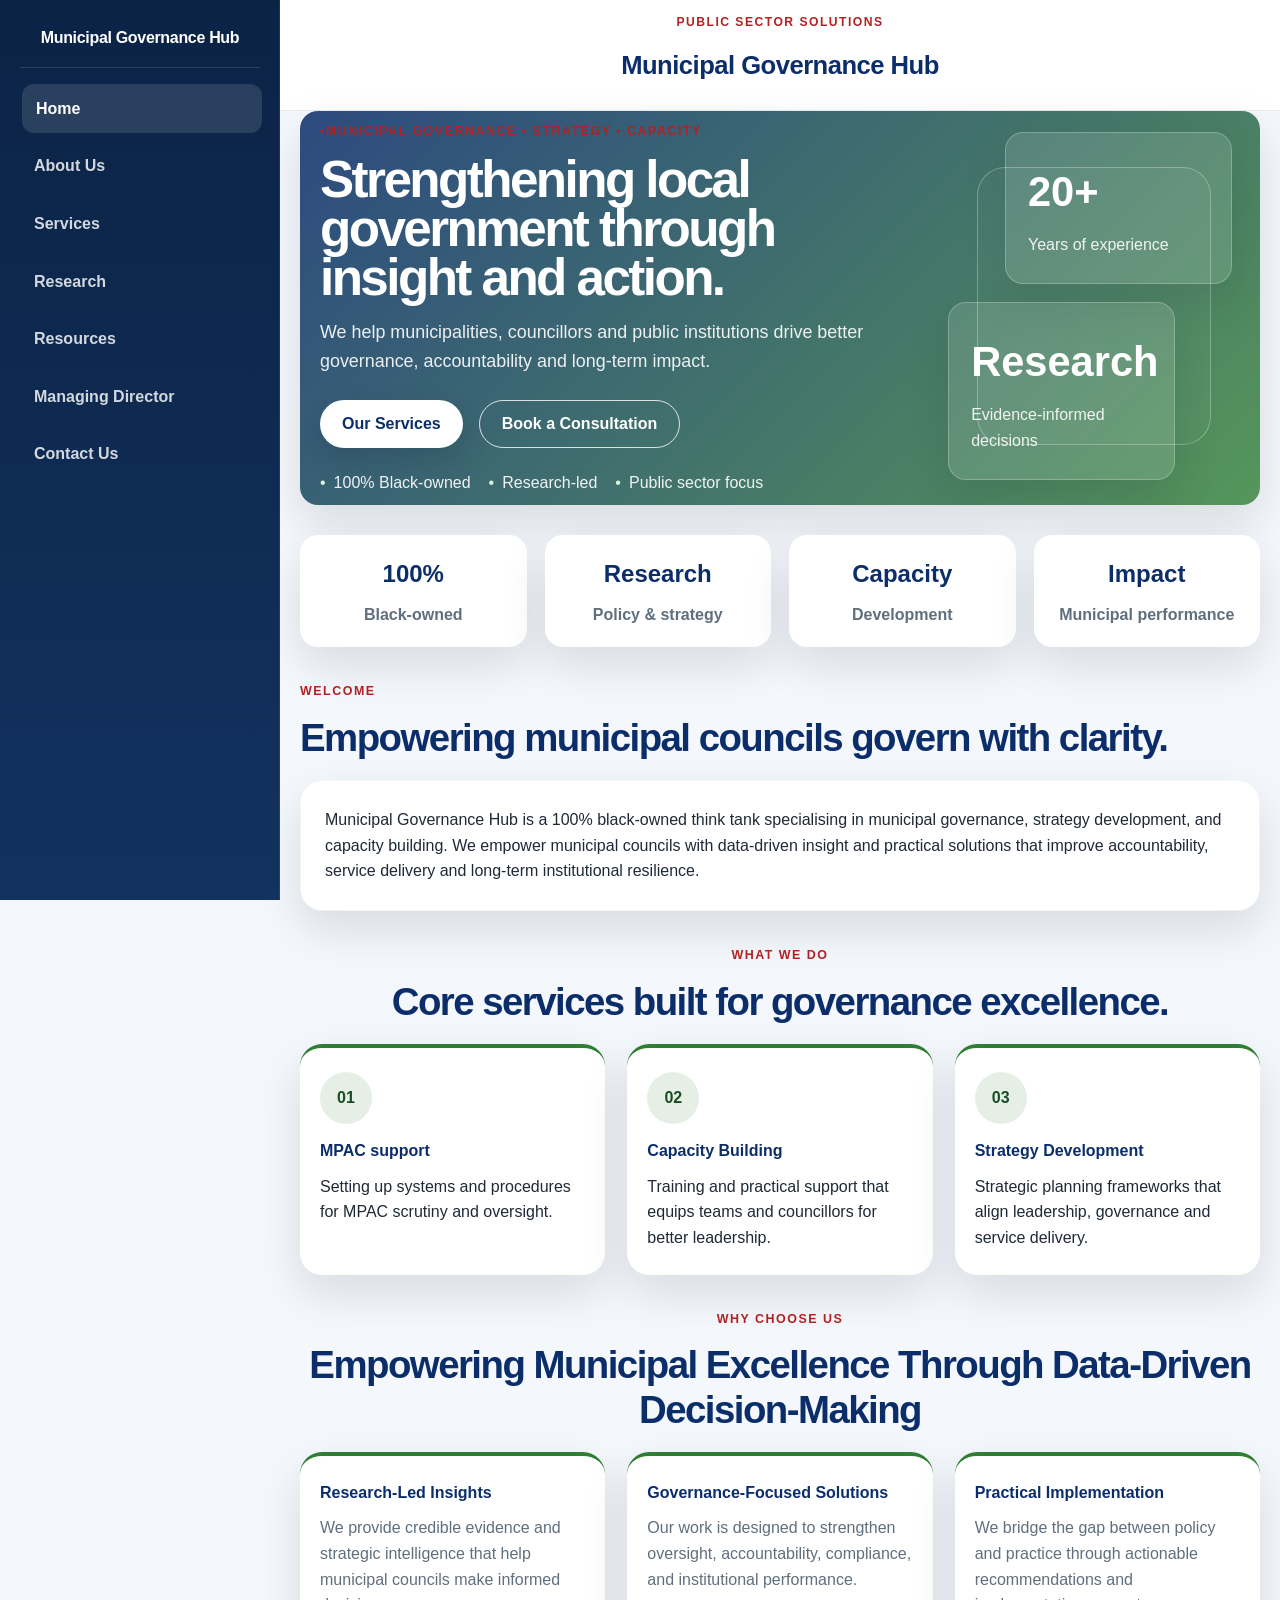
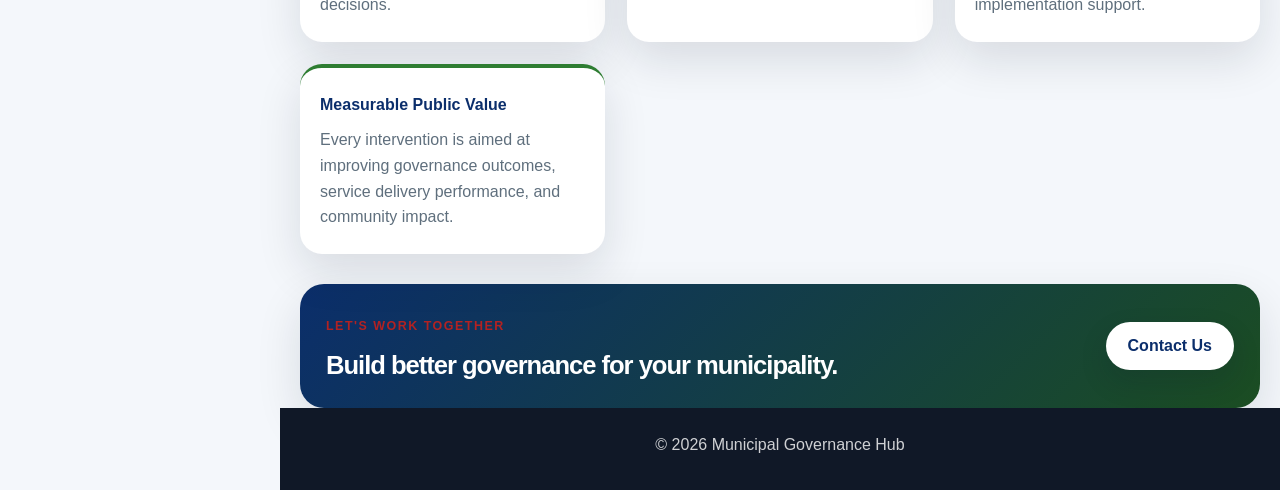
<file: index.html>
﻿<!DOCTYPE html>
<html lang="en">
<head>
  <meta charset="utf-8">
  <meta name="viewport" content="width=device-width, initial-scale=1">
  <title>Municipal Governance Hub</title>
  <meta name="description" content="Councillors Hub strengthens municipal governance through research, strategy development and capacity building.">
  <link rel="stylesheet" href="style.css">
</head>
<body class="page-home">
  <div class="layout-shell">
    <aside class="sidebar" aria-label="Sidebar navigation">
      <div class="sidebar-brand">
        <div class="sidebar-text-logo">Municipal Governance Hub</div>
      </div>

      <nav class="side-nav" aria-label="Main navigation">
        <a class="nav-item is-active" href="index.html">Home</a>
        <a class="nav-item" href="about.html">About Us</a>
        <a class="nav-item" href="services.html">Services</a>
        <a class="nav-item" href="research.html">Research</a>
        <a class="nav-item" href="documents/mgm-jipp-council-missing-publication.pdf" target="_blank" rel="noopener noreferrer">Resources</a>
        <a class="nav-item" href="ceo.html">Managing Director</a>
        <a class="nav-item" href="contact.html">Contact Us</a>
      </nav>
    </aside>

    <div class="main-panel">
      <header class="page-header">
        <div>
          <p class="page-kicker" style="color: #b22222;">Public sector solutions</p>
          <div class="page-header-logo" aria-label="Municipal Governance Hub">Municipal Governance Hub</div>
        </div>
      </header>

      <main class="content">
        <section class="hero">
          <div class="hero-content">
            <span class="eyebrow" style="color: #b22222;">•Municipal Governance • Strategy • Capacity</span>
            <h2>Strengthening local government through insight and action.</h2>
            <p>We help municipalities, councillors and public institutions drive better governance, accountability and long-term impact.</p>
            <div class="hero-actions">
              <a href="services.html" class="btn btn-primary">Our Services</a>
              <a href="contact.html" class="btn btn-secondary">Book a Consultation</a>
            </div>
            <ul class="trust-points">
              <li>100% Black-owned</li>
              <li>Research-led</li>
              <li>Public sector focus</li>
            </ul>
          </div>

          <div class="hero-visual" aria-label="Municipal governance illustration">
            <div class="info-card card-primary">
              <strong>20+</strong>
              <span>Years of experience</span>
            </div>
            <div class="info-card card-secondary">
              <strong>Research</strong>
              <span>Evidence-informed decisions</span>
            </div>
          </div>
        </section>

        <section class="stats-bar">
          <div class="stat-item">
            <strong>100%</strong>
            <span>Black-owned</span>
          </div>
          <div class="stat-item">
            <strong>Research</strong>
            <span>Policy &amp; strategy</span>
          </div>
          <div class="stat-item">
            <strong>Capacity</strong>
            <span>Development</span>
          </div>
          <div class="stat-item">
            <strong>Impact</strong>
            <span>Municipal performance</span>
          </div>
        </section>

        <section class="section-block intro-block">
          <div class="section-heading">
            <span class="eyebrow eyebrow-green">Welcome</span>
            <h3>Empowering  municipal councils govern with clarity.</h3>
          </div>
          <div class="card card-feature">
            <p>
              Municipal Governance Hub is a 100% black-owned think tank specialising in municipal governance, strategy development, and capacity building. We empower municipal councils with data-driven insight and practical solutions that improve accountability, service delivery and long-term institutional resilience.
            </p>
          </div>
        </section>

        <section id="services" class="section-block services-section">
          <div class="section-heading center">
            <span class="eyebrow eyebrow-green">What We Do</span>
            <h3>Core services built for governance excellence.</h3>
          </div>

          <div class="services-grid">
            <article class="service-card">
              <div class="icon">01</div>
              <h4>MPAC support</h4>
              <p>Setting up systems and procedures for MPAC scrutiny and oversight.</p>
            </article>
            <article class="service-card">
              <div class="icon">02</div>
              <h4>Capacity Building</h4>
              <p>Training and practical support that equips teams and councillors for better leadership.</p>
            </article>
            <article class="service-card">
              <div class="icon">03</div>
              <h4>Strategy Development</h4>
              <p>Strategic planning frameworks that align leadership, governance and service delivery.</p>
            </article>
          </div>
        </section>

        <section class="section-block process-block">
          <div class="section-heading center">
            <span class="eyebrow eyebrow-green">Why Choose Us</span>
            <h3>Empowering Municipal Excellence Through Data-Driven Decision-Making</h3>
          </div>

          <div class="feature-grid">
            <div class="feature-item">
              <h4>Research-Led Insights</h4>
              <p>We provide credible evidence and strategic intelligence that help municipal councils make informed decisions.</p>
            </div>
            <div class="feature-item">
              <h4>Governance-Focused Solutions</h4>
              <p>Our work is designed to strengthen oversight, accountability, compliance, and institutional performance.</p>
            </div>
            <div class="feature-item">
              <h4>Practical Implementation</h4>
              <p>We bridge the gap between policy and practice through actionable recommendations and implementation support.</p>
            </div>
            <div class="feature-item">
              <h4>Measurable Public Value</h4>
              <p>Every intervention is aimed at improving governance outcomes, service delivery performance, and community impact.</p>
            </div>
          </div>
        </section>

        <section class="cta-section">
          <div class="cta-box">
            <div>
              <span class="eyebrow eyebrow-green">Let's work together</span>
              <h3>Build better governance for your municipality.</h3>
            </div>
            <a href="contact.html" class="btn btn-primary">Contact Us</a>
          </div>
        </section>

      </main>

      <footer class="site-footer">
        © 2026 Municipal Governance Hub
      </footer>
    </div>
  </div>

  <button class="menu-toggle" type="button" aria-label="Open menu" aria-expanded="false">
    <span>☰</span>
  </button>

  <div class="mobile-nav-wrap" aria-label="Mobile navigation panel">
    <nav class="mobile-nav" aria-label="Mobile navigation">
      <a class="nav-item is-active" href="index.html">Home</a>
      <a class="nav-item" href="about.html">About Us</a>
      <a class="nav-item" href="services.html">Services</a>
      <a class="nav-item" href="research.html">Research</a>
      <a class="nav-item" href="documents/mgm-jipp-council-missing-publication.pdf" target="_blank" rel="noopener noreferrer">Resources</a>
      <a class="nav-item" href="ceo.html">Managing Director</a>
      <a class="nav-item" href="contact.html">Contact Us</a>
    </nav>
  </div>

  <script src="script.js"></script>
</body>
</html>
</file>
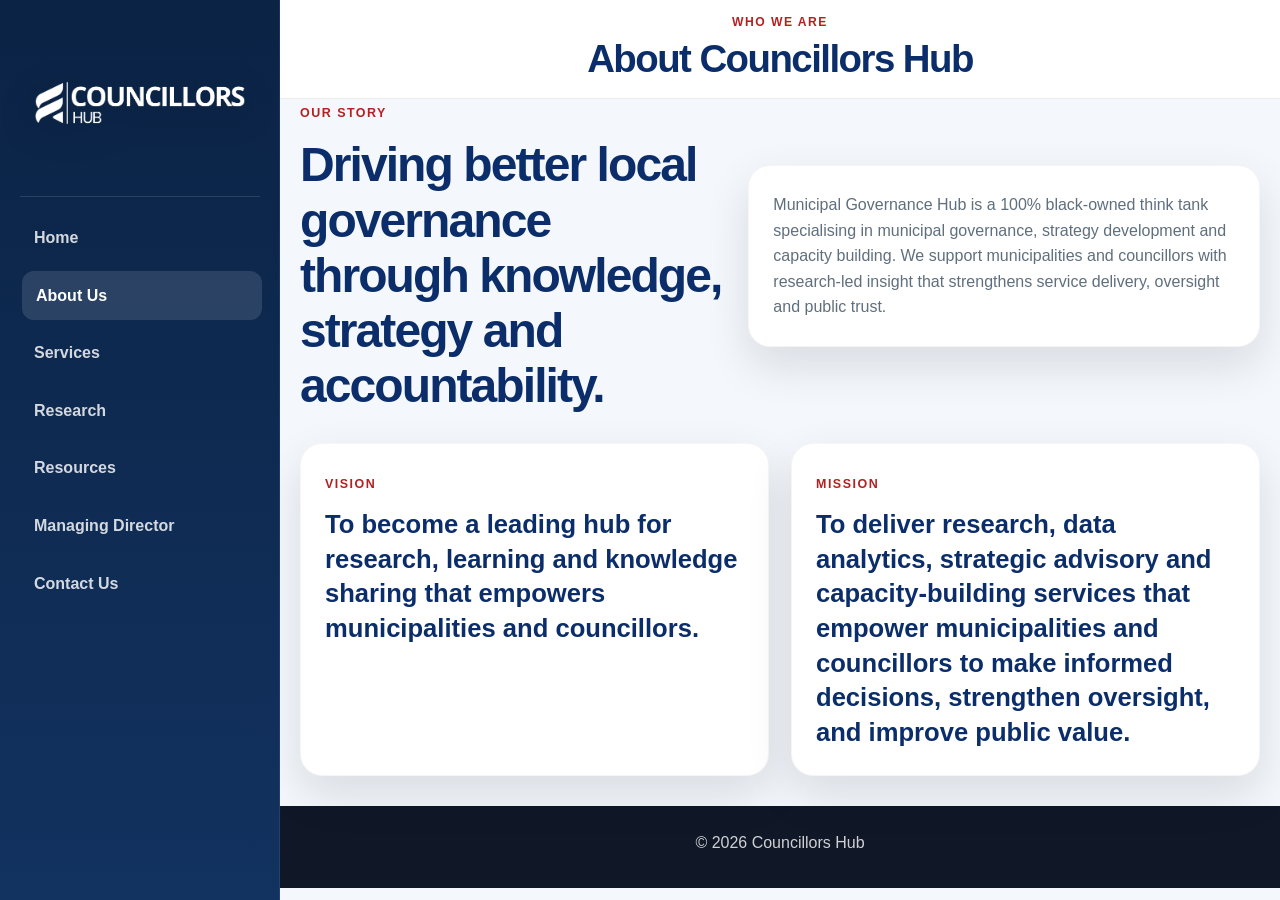
<file: about.html>
﻿
<!DOCTYPE html>
<html lang="en">
<head>
  <meta charset="utf-8">
  <meta name="viewport" content="width=device-width, initial-scale=1">
  <title>About Us | Municipal Governance Hub</title>
  <link rel="stylesheet" href="style.css">
</head>
<body class="page-about">
  <div class="layout-shell">
    <aside class="sidebar" aria-label="Sidebar navigation">
      <div class="sidebar-brand">
        <img src="image/hub navigation logo.png" alt="Councillors Hub logo" class="sidebar-logo">
      </div>

      <nav class="side-nav" aria-label="Main navigation">
        <a class="nav-item" href="index.html">Home</a>
        <a class="nav-item is-active" href="about.html">About Us</a>
        <a class="nav-item" href="services.html">Services</a>
        <a class="nav-item" href="research.html">Research</a>
        <a class="nav-item" href="documents/mgm-jipp-council-missing-publication.pdf" target="_blank" rel="noopener noreferrer">Resources</a>
        <a class="nav-item" href="ceo.html">Managing Director</a>
        <a class="nav-item" href="contact.html">Contact Us</a>
      </nav>
    </aside>

    <div class="main-panel">
      <header class="page-header">
        <div>
          <p class="page-kicker">Who we are</p>
          <h1>About Councillors Hub</h1>
        </div>
      </header>

      <main class="content">
        <section class="about-hero section-block">
          <div class="about-hero-copy">
            <span class="eyebrow eyebrow-green">Our Story</span>
            <h2>Driving better local governance through knowledge, strategy and accountability.</h2>
          </div>
          <div class="card intro-card">
            <p>
              Municipal Governance Hub is a 100% black-owned think tank specialising in municipal governance,
              strategy development and capacity building. We support municipalities and councillors with
              research-led insight that strengthens service delivery, oversight and public trust.
            </p>
          </div>
        </section>

        <section class="card-grid section-block">
          <article class="card info-card-panel">
            <span class="panel-label">Vision</span>
            <h3>To become a leading hub for research, learning and knowledge sharing that empowers municipalities and councillors.</h3>
          </article>
          <article class="card info-card-panel">
            <span class="panel-label">Mission</span>
            <h3>To deliver research, data analytics, strategic advisory and capacity-building services that empower municipalities and councillors to make informed decisions, strengthen oversight, and improve public value.</h3>
          </article>
        </section>
      </main>

      <footer class="site-footer">
        © 2026 Councillors Hub
      </footer>
    </div>
  </div>

  <button class="menu-toggle" type="button" aria-label="Open menu" aria-expanded="false">
    <span>☰</span>
  </button>

  <div class="mobile-nav-wrap" aria-label="Mobile navigation panel">
    <nav class="mobile-nav" aria-label="Mobile navigation">
      <a class="nav-item" href="index.html">Home</a>
      <a class="nav-item is-active" href="about.html">About Us</a>
      <a class="nav-item" href="services.html">Services</a>
      <a class="nav-item" href="research.html">Research</a>
      <a class="nav-item" href="documents/mgm-jipp-council-missing-publication.pdf" target="_blank" rel="noopener noreferrer">Resources</a>
      <a class="nav-item" href="ceo.html">Managing Director</a>
      <a class="nav-item" href="contact.html">Contact Us</a>
    </nav>
  </div>

  <script src="script.js"></script>
</body>
</html>
</file>
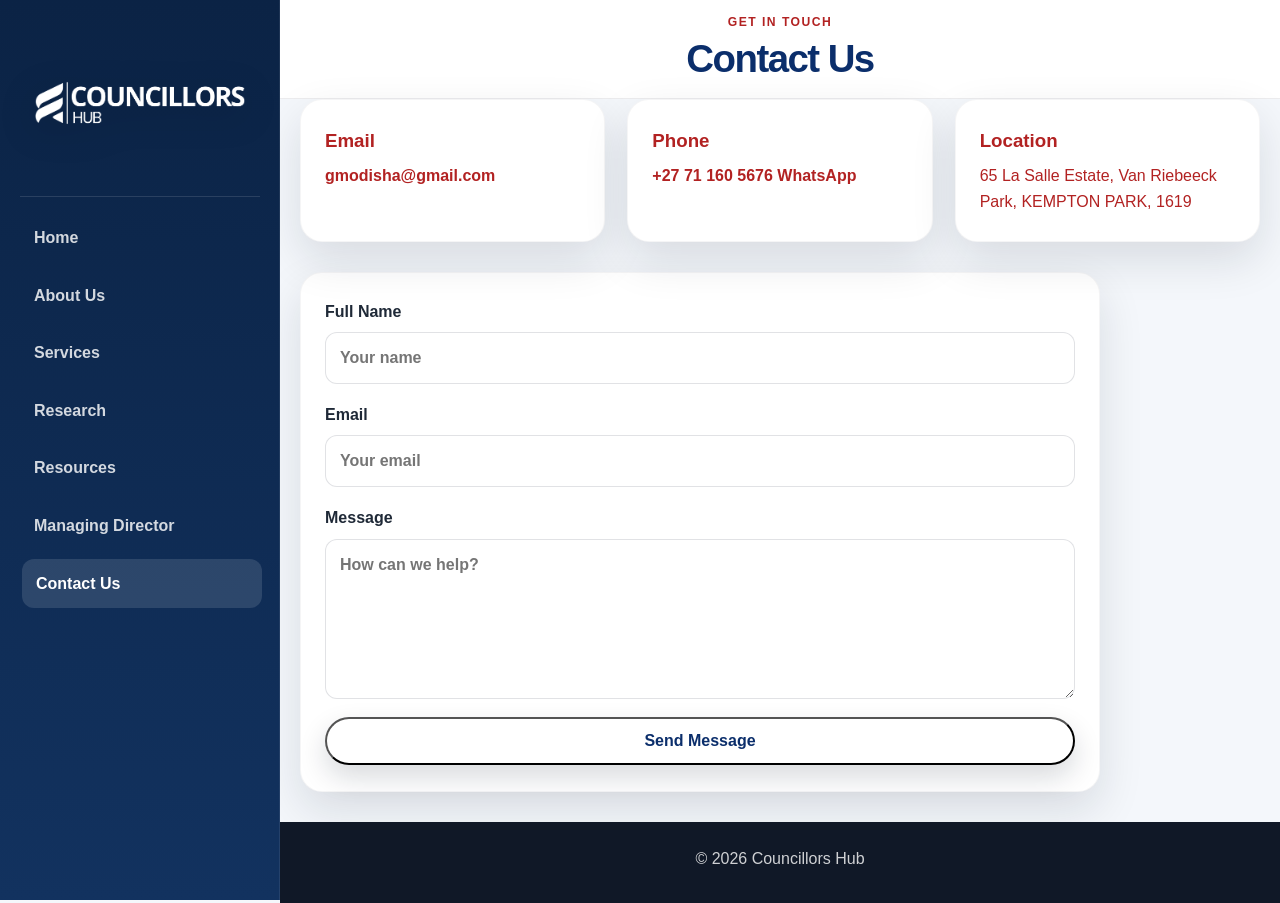
<file: contact.html>
﻿<!DOCTYPE html>
<html lang="en">
<head>
  <meta charset="utf-8">
  <meta name="viewport" content="width=device-width, initial-scale=1">
  <title>Contact | Councillors Hub</title>
  <link rel="stylesheet" href="style.css">
</head>
<body class="page-contact">
  <div class="layout-shell">
    <aside class="sidebar" aria-label="Sidebar navigation">
      <div class="sidebar-brand">
        <img src="image/hub navigation logo.png" alt="Councillors Hub logo" class="sidebar-logo">
      </div>

      <nav class="side-nav" aria-label="Main navigation">
        <a class="nav-item" href="index.html">Home</a>
        <a class="nav-item" href="about.html">About Us</a>
        <a class="nav-item" href="services.html">Services</a>
        <a class="nav-item" href="research.html">Research</a>
        <a class="nav-item" href="documents/mgm-jipp-council-missing-publication.pdf" target="_blank" rel="noopener noreferrer">Resources</a>
        <a class="nav-item" href="ceo.html">Managing Director</a>
        <a class="nav-item is-active" href="contact.html">Contact Us</a>
      </nav>
    </aside>

    <div class="main-panel">
      <header class="page-header">
        <div>
          <p class="page-kicker">Get in touch</p>
          <h1>Contact Us</h1>
        </div>
      </header>

      <main class="content">
        <section class="contact-grid section-block">
          <div class="contact-card card">
            <h3>Email</h3>
            <p><a href="mailto:gmodisha@gmail.com">gmodisha@gmail.com</a></p>
          </div>

          <div class="contact-card card">
            <h3>Phone</h3>
            <p><a href="https://wa.me/27711605676" target="_blank" rel="noopener noreferrer">+27 71 160 5676 WhatsApp</a></p>
          </div>

          <div class="contact-card card">
            <h3>Location</h3>
            <p style="color: #b22222;">65 La Salle Estate, Van Riebeeck Park, KEMPTON PARK, 1619</p>
          </div>
        </section>

        <section class="section-block">
          <form id="contactForm" class="card form-card" action="mailto:gmodisha@gmail.com" method="post" enctype="text/plain">
            <label>
              <span>Full Name</span>
              <input type="text" name="fullName" placeholder="Your name" required>
            </label>
            <label>
              <span>Email</span>
              <input type="email" name="email" placeholder="Your email" required>
            </label>
            <label>
              <span>Message</span>
              <textarea name="message" placeholder="How can we help?" required></textarea>
            </label>
            <button type="submit" class="btn btn-primary">Send Message</button>
          </form>
        </section>
      </main>

      <footer class="site-footer">
        © 2026 Councillors Hub
      </footer>
    </div>
  </div>

  <button class="menu-toggle" type="button" aria-label="Open menu" aria-expanded="false">
    <span>☰</span>
  </button>

  <div class="mobile-nav-wrap" aria-label="Mobile navigation panel">
    <nav class="mobile-nav" aria-label="Mobile navigation">
      <a class="nav-item" href="index.html">Home</a>
      <a class="nav-item" href="about.html">About Us</a>
      <a class="nav-item" href="services.html">Services</a>
      <a class="nav-item" href="research.html">Research</a>
      <a class="nav-item" href="documents/mgm-jipp-council-missing-publication.pdf" target="_blank" rel="noopener noreferrer">Resources</a>
      <a class="nav-item" href="ceo.html">Managing Director</a>
      <a class="nav-item is-active" href="contact.html">Contact Us</a>
    </nav>
  </div>

  <script src="script.js"></script>
</body>
</html>
</file>
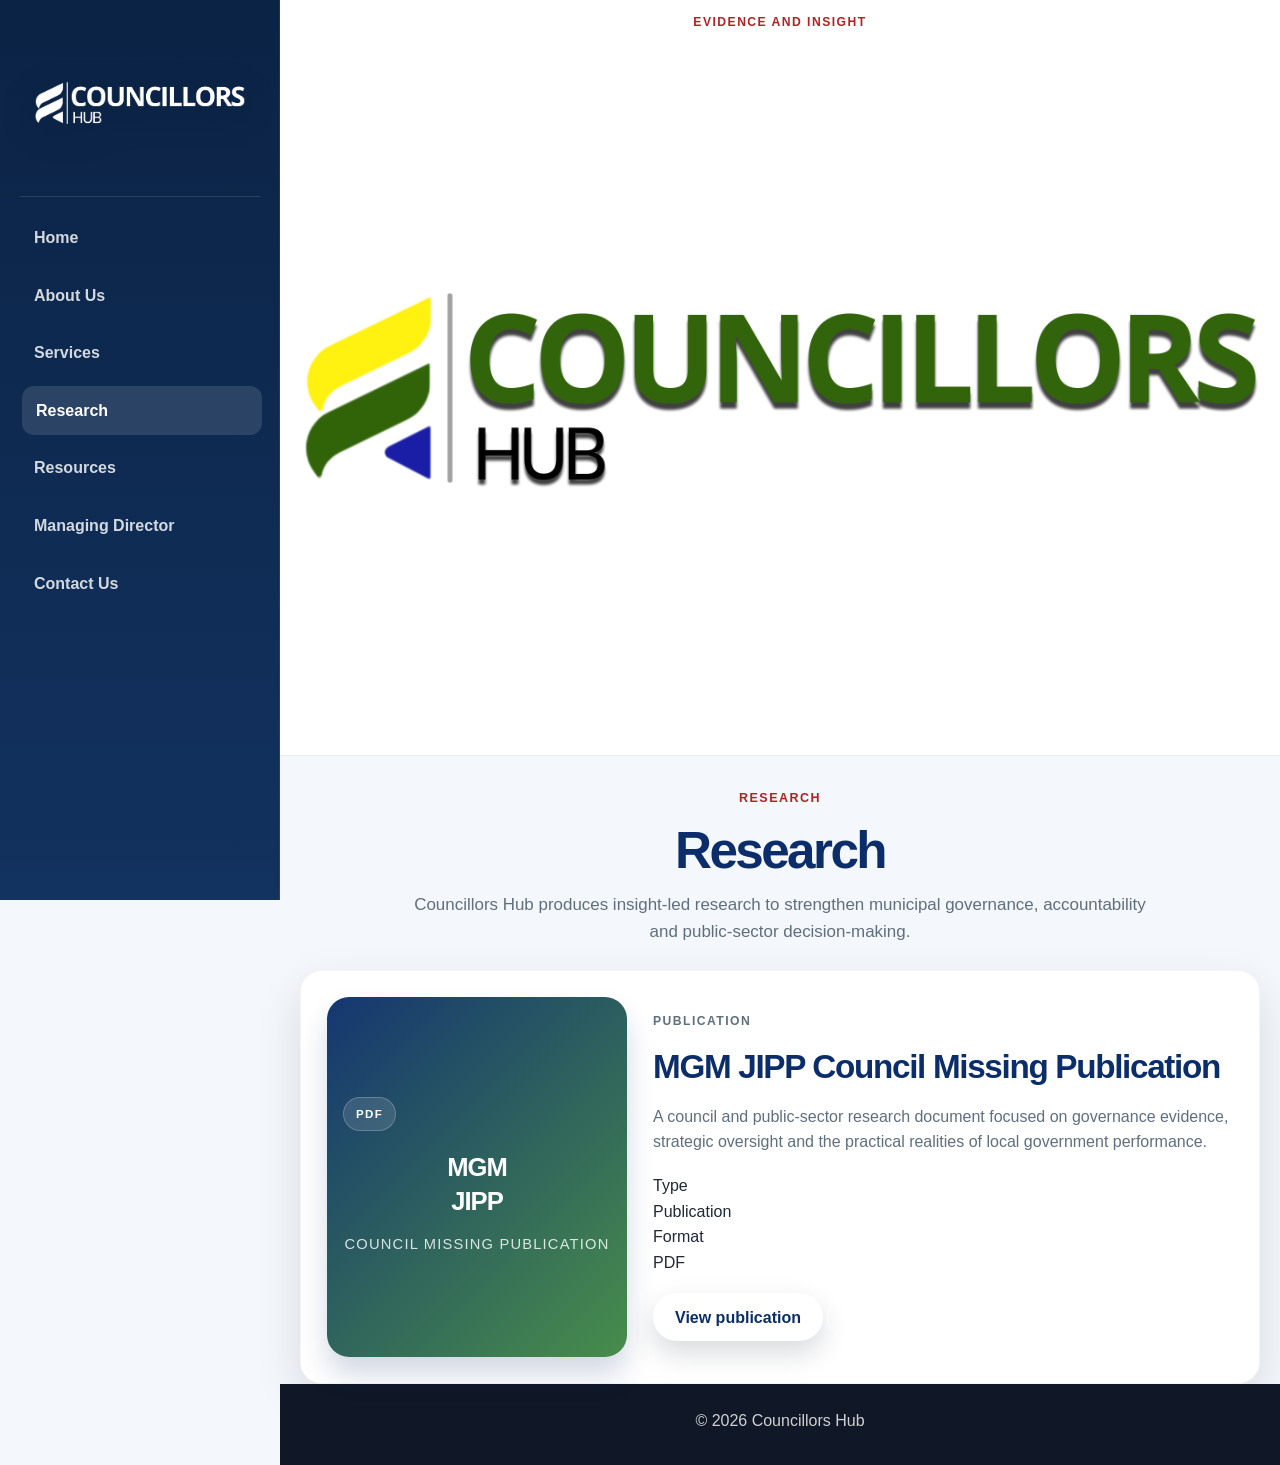
<file: research.html>
﻿<!DOCTYPE html>
<html lang="en">
<head>
  <meta charset="utf-8">
  <meta name="viewport" content="width=device-width, initial-scale=1">
  <title>Research | Councillors Hub</title>
  <meta name="description" content="Research publications, policy insight and evidence-based municipal governance resources from Councillors Hub.">
  <link rel="stylesheet" href="style.css">
</head>
<body class="page-research">
  <div class="layout-shell">
    <aside class="sidebar" aria-label="Sidebar navigation">
      <div class="sidebar-brand">
        <img src="image/hub navigation logo.png" alt="Councillors Hub logo" class="sidebar-logo">
      </div>

      <nav class="side-nav" aria-label="Main navigation">
        <a class="nav-item" href="index.html">Home</a>
        <a class="nav-item" href="about.html">About Us</a>
        <a class="nav-item" href="services.html">Services</a>
        <a class="nav-item is-active" href="research.html">Research</a>
        <a class="nav-item" href="documents/mgm-jipp-council-missing-publication.pdf" target="_blank" rel="noopener noreferrer">Resources</a>
        <a class="nav-item" href="ceo.html">Managing Director</a>
        <a class="nav-item" href="contact.html">Contact Us</a>
      </nav>
    </aside>

    <div class="main-panel">
      <header class="page-header">
        <div>
          <p class="page-kicker">Evidence and insight</p>
          <img src="image/hub2.png" alt="Councillors Hub logo" class="page-header-logo">
        </div>
      </header>

      <main class="content research-page-content">
        <section class="research-intro section-block">
          <span class="eyebrow eyebrow-green">Research</span>
          <h1>Research</h1>
          <p>
            Councillors Hub produces insight-led research to strengthen municipal governance, accountability and public-sector decision-making.
          </p>
        </section>

        <section class="card research-card" aria-labelledby="publication-title">
          <div class="publication-cover" aria-hidden="true">
            <span class="publication-type">PDF</span>
            <div class="publication-mark">
              <span class="publication-mark-top">MGM</span>
              <span class="publication-mark-bottom">JIPP</span>
            </div>
            <p>Council Missing Publication</p>
          </div>

          <div class="publication-body">
            <p class="publication-label">Publication</p>
            <h2 id="publication-title">MGM JIPP Council Missing Publication</h2>
            <p>
              A council and public-sector research document focused on governance evidence, strategic oversight and the practical realities of local government performance.
            </p>

            <dl class="publication-meta" aria-label="Publication details">
              <div>
                <dt>Type</dt>
                <dd>Publication</dd>
              </div>
              <div>
                <dt>Format</dt>
                <dd>PDF</dd>
              </div>
            </dl>

            <div class="publication-actions">
              <a class="btn btn-primary" href="documents/mgm-jipp-council-missing-publication.pdf" target="_blank" rel="noopener">View publication</a>
              <a class="btn btn-secondary" href="documents/mgm-jipp-council-missing-publication.pdf" download="mgm-jipp-council-missing-publication.pdf">Download PDF</a>
            </div>
          </div>
        </section>
      </main>

      <footer class="site-footer">
        © 2026 Councillors Hub
      </footer>
    </div>
  </div>

  <button class="menu-toggle" type="button" aria-label="Open menu" aria-expanded="false">
    <span>☰</span>
  </button>

  <div class="mobile-nav-wrap" aria-label="Mobile navigation panel">
    <nav class="mobile-nav" aria-label="Mobile navigation">
      <a class="nav-item" href="index.html">Home</a>
      <a class="nav-item" href="about.html">About Us</a>
      <a class="nav-item" href="services.html">Services</a>
      <a class="nav-item is-active" href="research.html">Research</a>
      <a class="nav-item" href="documents/mgm-jipp-council-missing-publication.pdf" target="_blank" rel="noopener noreferrer">Resources</a>
      <a class="nav-item" href="ceo.html">Managing Director</a>
      <a class="nav-item" href="contact.html">Contact Us</a>
    </nav>
  </div>

  <script src="script.js"></script>
</body>
</html>
</file>
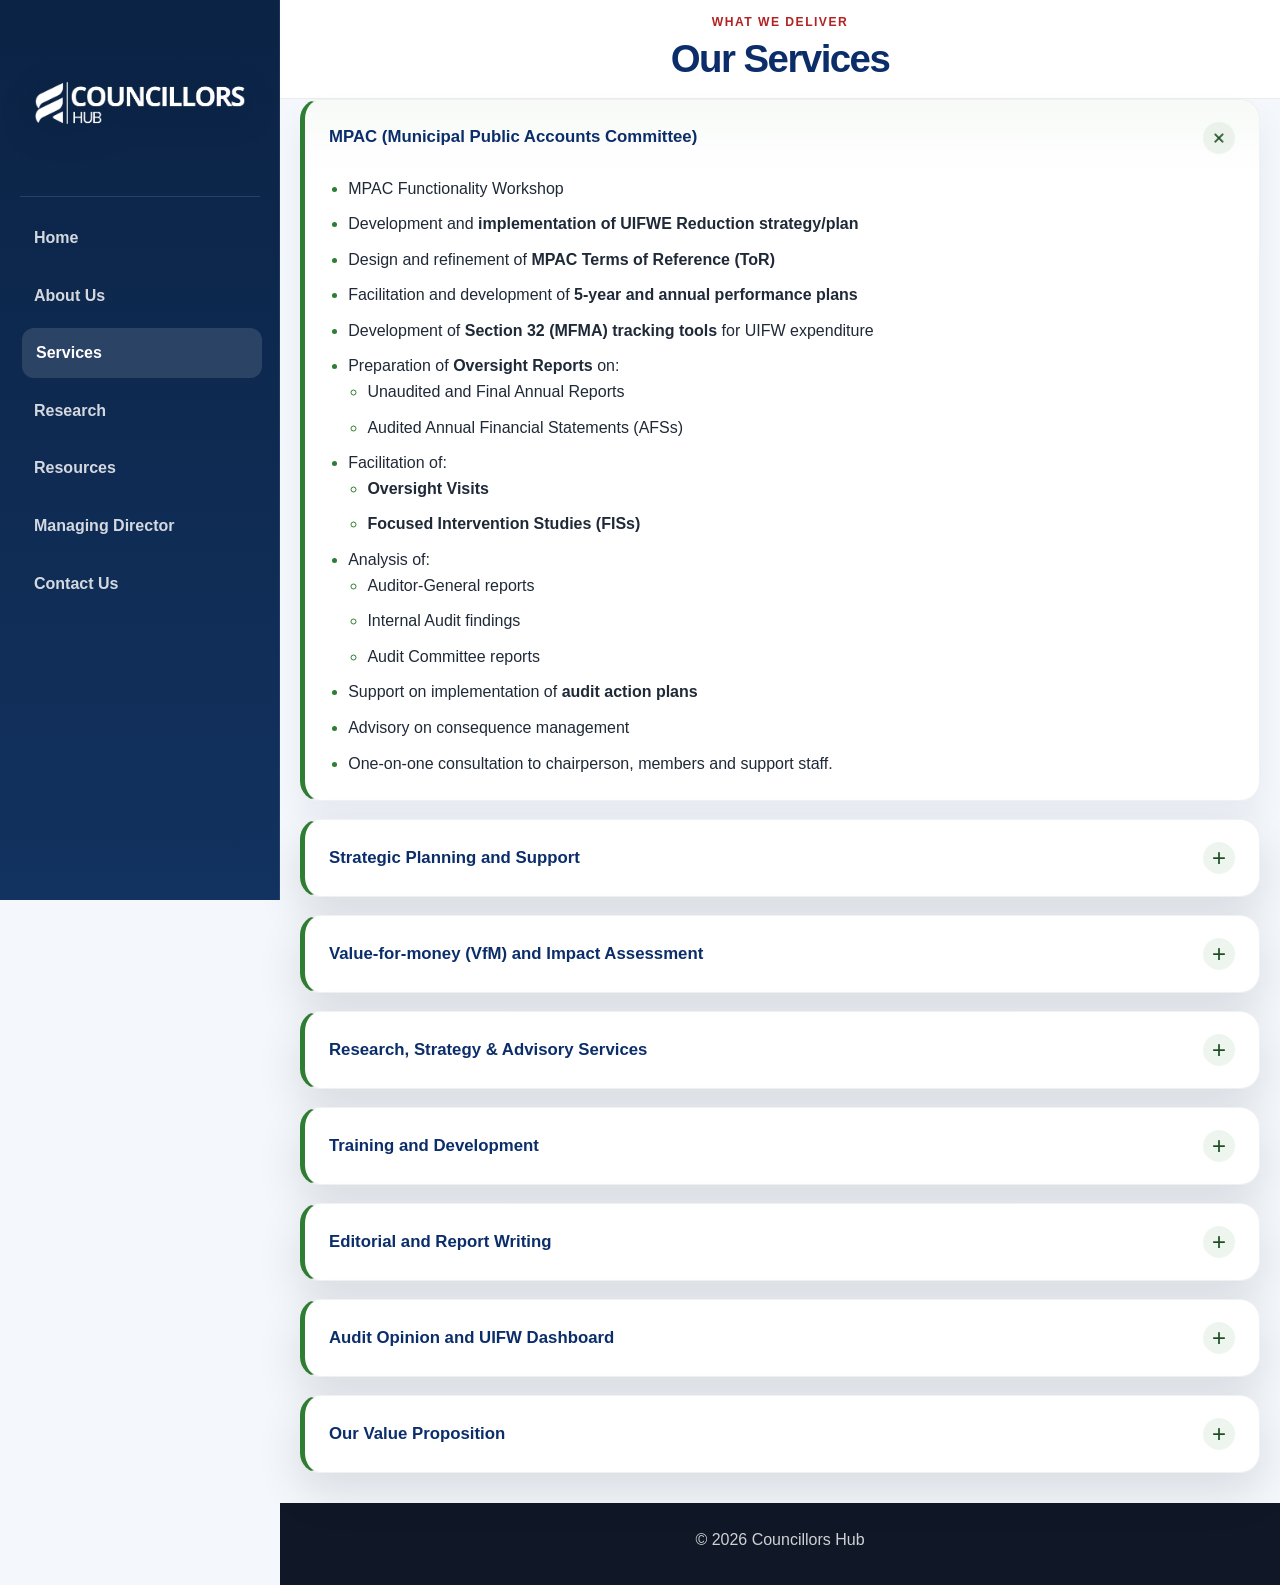
<file: services.html>
﻿<!DOCTYPE html>
<html lang="en">
<head>
  <meta charset="utf-8">
  <meta name="viewport" content="width=device-width, initial-scale=1">
  <title>Services | Councillors Hub</title>
  <link rel="stylesheet" href="style.css">
</head>
<body class="page-services">
  <div class="layout-shell">
    <aside class="sidebar" aria-label="Sidebar navigation">
      <div class="sidebar-brand">
        <img src="image/hub navigation logo.png" alt="Councillors Hub logo" class="sidebar-logo">
      </div>

      <nav class="side-nav" aria-label="Main navigation">
        <a class="nav-item" href="index.html">Home</a>
        <a class="nav-item" href="about.html">About Us</a>
        <a class="nav-item is-active" href="services.html">Services</a>
        <a class="nav-item" href="research.html">Research</a>
        <a class="nav-item" href="documents/mgm-jipp-council-missing-publication.pdf" target="_blank" rel="noopener noreferrer">Resources</a>
        <a class="nav-item" href="ceo.html">Managing Director</a>
        <a class="nav-item" href="contact.html">Contact Us</a>
      </nav>
    </aside>

    <div class="main-panel">
      <header class="page-header">
        <div>
          <p class="page-kicker">What we deliver</p>
          <h1>Our Services</h1>
        </div>
      </header>

      <main class="content">
        <section class="section-block services-accordion" aria-label="Service details">
          <article class="service-accordion is-open" data-service="mpac">
            <button class="service-trigger" type="button" aria-expanded="true">
              <span class="service-title">MPAC (Municipal Public Accounts Committee)</span>
              <span class="service-chevron" aria-hidden="true">+</span>
            </button>
            <div class="service-body">
              <ul>
                <li>MPAC Functionality Workshop</li>
                <li>Development and <strong>implementation of UIFWE Reduction strategy/plan </strong></li>
                <li>Design and refinement of <strong>MPAC Terms of Reference (ToR)</strong></li>
                <li>Facilitation and development of <strong>5-year and annual performance plans</strong></li>
                <li>Development of <strong>Section 32 (MFMA) tracking tools</strong> for UIFW expenditure</li>
                <li>Preparation of <strong>Oversight Reports</strong> on:
                  <ul>
                    <li>Unaudited and Final Annual Reports</li>
                    <li>Audited Annual Financial Statements (AFSs)</li>
                  </ul>
                </li>
                <li>Facilitation of:
                  <ul>
                    <li><strong>Oversight Visits</strong></li>
                    <li><strong>Focused Intervention Studies (FISs)</strong></li>
                  </ul>
                </li>
                <li>Analysis of:
                  <ul>
                    <li>Auditor-General reports</li>
                    <li>Internal Audit findings</li>
                    <li>Audit Committee reports</li>
                  </ul>
                </li>
                <li>Support on implementation of <strong>audit action plans</strong></li>
                <li>Advisory on consequence management</li>
                <li>One-on-one consultation to chairperson, members and support staff.</li>
              </ul>
            </div>
          </article>

          <article class="service-accordion" data-service="strategic">
            <button class="service-trigger" type="button" aria-expanded="false">
              <span class="service-title">Strategic Planning and Support</span>
              <span class="service-chevron" aria-hidden="true">+</span>
            </button>
            <div class="service-body">
              <ul>
                <li>Development of <strong>5-year strategic plans</strong> and <strong>annual performance plans</strong> for councils and Section 79 committees</li>
                <li>Support to the <strong>Speaker’s Office</strong> and <strong>Office of the Chief Whip</strong></li>
                <li>Development and refinement of <strong>council systems and Standard Operating Procedures (SOPs)</strong>
                  <ul>
                    <li>Council Standing Rules and Orders</li>
                    <li>Resolution tracking systems</li>
                    <li>Oversight cycle framework</li>
                    <li>Public participation strategies</li>
                  </ul>
                </li>
                <li>Capacity building and skills transfer on:
                  <ul>
                    <li>Analysis of <strong>IDP, SDBIP, and annual reports</strong></li>
                    <li>Development of <strong>oversight reports</strong></li>
                    <li>Monitoring and analysis of <strong>council resolutions</strong></li>
                  </ul>
                </li>
              </ul>
            </div>
          </article>

          <article class="service-accordion" data-service="value-for-money">
            <button class="service-trigger" type="button" aria-expanded="false">
              <span class="service-title">Value-for-money (VfM) and Impact Assessment</span>
              <span class="service-chevron" aria-hidden="true">+</span>
            </button>
            <div class="service-body">
              <ul>
                <li>Value-for-money (VfM) analysis of municipal programmes and projects</li>
                <li>Impact assessments linked to service delivery outcomes</li>
                <li>Support for <strong>high-impact oversight visits</strong></li>
                <li>Design and implementation of <strong>Focused Intervention Studies (FISs)</strong></li>
                <li>Identification of <strong>gaps and areas for targeted intervention</strong></li>
              </ul>
            </div>
          </article>

          <article class="service-accordion" data-service="research">
            <button class="service-trigger" type="button" aria-expanded="false">
              <span class="service-title">Research, Strategy &amp; Advisory Services</span>
              <span class="service-chevron" aria-hidden="true">+</span>
            </button>
            <div class="service-body">
              <ul>
                <li>Policy research and analysis</li>
                <li>Development of <strong>evidence-based policy recommendations</strong></li>
                <li>Research support for:
                  <ul>
                    <li>Government departments</li>
                    <li>Public representatives</li>
                    <li>Agencies and institutions</li>
                  </ul>
                </li>
                <li>Contribution to scholarly and applied research in:
                  <ul>
                    <li>Public policy</li>
                    <li>Governance</li>
                    <li>Public administration</li>
                  </ul>
                </li>
              </ul>
            </div>
          </article>

          <article class="service-accordion" data-service="training">
            <button class="service-trigger" type="button" aria-expanded="false">
              <span class="service-title">Training and Development</span>
              <span class="service-chevron" aria-hidden="true">+</span>
            </button>
            <div class="service-body">
              <ul>
                <li>Councillor induction and development programmes</li>
                <li>Councillor and official training workshops</li>
                <li>MPAC training and oversight capacity development workshops</li>
                <li>Governance, compliance, and accountability training</li>
                <li>Customised workshops for municipal officials and political leadership</li>
                <li>National Treasury and governance-aligned training programmes</li>
                <li>Academic support and supervision</li>
              </ul>
            </div>
          </article>

          <article class="service-accordion" data-service="editorial">
            <button class="service-trigger" type="button" aria-expanded="false">
              <span class="service-title">Editorial and Report Writing</span>
              <span class="service-chevron" aria-hidden="true">+</span>
            </button>
            <div class="service-body">
              <ul>
                <li>Editing and quality assurance of:
                  <ul>
                    <li>Research reports</li>
                    <li>Workshop and conference reports</li>
                    <li>Strategic and annual performance plans</li>
                  </ul>
                </li>
                <li>Development of reports on behalf of clients</li>
                <li>Rapporteur services for:
                  <ul>
                    <li>Conferences</li>
                    <li>Workshops</li>
                    <li>Strategic engagements</li>
                  </ul>
                </li>
              </ul>
            </div>
          </article>

          <article class="service-accordion" data-service="audit">
            <button class="service-trigger" type="button" aria-expanded="false">
              <span class="service-title">Audit Opinion and UIFW Dashboard</span>
              <span class="service-chevron" aria-hidden="true">+</span>
            </button>
            <div class="service-body">
              <ul>
                <li>Ratio to OPEX</li>
                <li>Key Issues on Audit Opinion</li>
                <li>UIFW Tracking Tool</li>
              </ul>
            </div>
          </article>

          <article class="service-accordion" data-service="value-proposition">
            <button class="service-trigger" type="button" aria-expanded="false">
              <span class="service-title">Our Value Proposition</span>
              <span class="service-chevron" aria-hidden="true">+</span>
            </button>
            <div class="service-body">
              <p>We combine:</p>
              <ul>
                <li>Technical expertise in governance and oversight</li>
                <li>Strong research and analytical capability</li>
                <li>Practical municipal experience</li>
                <li>In loco consulting</li>
              </ul>
              <p>This enables us to deliver solutions that are:</p>
              <ul>
                <li>Evidence-based</li>
                <li>Practical and implementable</li>
                <li>Aligned to legislative and governance requirements</li>
                <li>Focused on improving service delivery outcomes</li>
              </ul>
              <p>We are committed to strengthening local government through practical, evidence-based solutions that enhance accountability, stability, performance, and service delivery.</p>
            </div>
          </article>
        </section>
      </main>

      <footer class="site-footer">
        © 2026 Councillors Hub
      </footer>
    </div>
  </div>

  <button class="menu-toggle" type="button" aria-label="Open menu" aria-expanded="false">
    <span>☰</span>
  </button>

  <div class="mobile-nav-wrap" aria-label="Mobile navigation panel">
    <nav class="mobile-nav" aria-label="Mobile navigation">
      <a class="nav-item" href="index.html">Home</a>
      <a class="nav-item" href="about.html">About Us</a>
      <a class="nav-item is-active" href="services.html">Services</a>
      <a class="nav-item" href="research.html">Research</a>
      <a class="nav-item" href="documents/mgm-jipp-council-missing-publication.pdf" target="_blank" rel="noopener noreferrer">Resources</a>
      <a class="nav-item" href="ceo.html">Managing Director</a>
      <a class="nav-item" href="contact.html">Contact Us</a>
    </nav>
  </div>

  <script src="script.js"></script>
</body>
</html>
</file>
<file: style.css>
﻿:root {
  --green: #2e7d32;
  --green-dark: #1b4d22;
  --blue: #0b2e6b;
  --text: #1f2937;
  --muted: #5f6f7d;
  --light: #f4f7fb;
  --white: #ffffff;
  --shadow: 0 18px 45px rgba(15, 23, 42, 0.12);
}

* {
  box-sizing: border-box;
  margin: 0;
  padding: 0;
}

html {
  scroll-behavior: smooth;
}

body {
  margin: 0;
  font-family: "Segoe UI", Arial, sans-serif;
  background: var(--light);
  color: var(--text);
  line-height: 1.6;
  font-size: 16px;
  overflow-x: hidden;
}

a {
  text-decoration: none;
}

img {
  max-width: 100%;
  display: block;
}

button,
input,
textarea {
  font: inherit;
}

.layout-shell {
  display: flex;
  min-height: 100vh;
  max-width: 1600px;
  margin: 0 auto;
}

.sidebar {
  position: sticky;
  top: 0;
  align-self: flex-start;
  width: 280px;
  min-height: 100vh;
  background: linear-gradient(180deg, #0b2345 0%, #12325f 100%);
  padding: 28px 20px 20px;
  box-shadow: inset -1px 0 0 rgba(255, 255, 255, 0.08);
}

.sidebar-brand {
  display: flex;
  align-items: center;
  justify-content: center;
  padding: 0 8px 18px;
  margin-bottom: 16px;
  border-bottom: 1px solid rgba(255, 255, 255, 0.12);
}

.sidebar-text-logo {
  color: #ffffff;
  font-size: 1rem;
  font-weight: 700;
  text-align: center;
  line-height: 1.3;
  letter-spacing: -0.02em;
}

.sidebar-logo {
  width: 100%;
  max-width: 210px;
  height: auto;
  object-fit: contain;
  display: block;
  background: transparent;
  border-radius: 0;
  padding: 0;
  box-shadow: none;
  filter: drop-shadow(0 8px 18px rgba(0, 0, 0, 0.18));
}

.brand-name {
  display: block;
  color: #ffffff;
  font-size: 1.08rem;
  font-weight: 700;
}

.sidebar-brand small {
  color: rgba(255, 255, 255, 0.7);
  font-size: 0.74rem;
  letter-spacing: 0.08em;
  text-transform: uppercase;
}

.side-nav {
  display: flex;
  flex-direction: column;
  gap: 8px;
}

.nav-item {
  display: flex;
  align-items: center;
  gap: 10px;
  padding: 12px 14px;
  border-radius: 12px;
  color: rgba(255, 255, 255, 0.82);
  font-weight: 600;
  transition: background 0.2s ease, color 0.2s ease, transform 0.2s ease;
}

.nav-item:hover,
.nav-item:focus,
.nav-item.is-active {
  background: rgba(255, 255, 255, 0.12);
  color: #ffffff;
  transform: translateX(2px);
}

.main-panel {
  flex: 1;
  min-width: 0;
  background: var(--light);
}

.page-header {
  background: rgba(255, 255, 255, 0.96);
  border-bottom: 1px solid rgba(15, 23, 42, 0.08);
  padding: 16px 20px;
  text-align: center;
  overflow-x: auto;
  overflow-y: hidden;
}

.page-header > div {
  display: flex;
  flex-direction: column;
  align-items: center;
  justify-content: center;
  text-align: center;
  gap: 8px;
}

.page-kicker {
  margin: 0;
  color: #b22222;
  font-size: 0.76rem;
  letter-spacing: 0.12em;
  text-transform: uppercase;
  font-weight: 700;
  text-align: center;
  line-height: 1.1;
  padding-top: 0;
}

.page-header h1,
.hero h2,
.about-hero-copy h2,
.section-heading h3,
.cta-box h3,
.profile-summary h2 {
  color: var(--blue);
  line-height: 1.15;
  letter-spacing: -0.04em;
}

.page-header h1 {
  font-size: clamp(2.1rem, 3vw, 3rem);
}

.page-header-logo {
  display: block;
  color: var(--blue);
  font-size: 1.6rem;
  font-weight: 800;
  letter-spacing: -0.02em;
  margin: 0 auto;
  padding: 8px 0;
}

.content {
  padding: 0 20px 0;
}

@media (max-width: 768px) {
  .sidebar-brand {
    padding-bottom: 12px;
  }

  .sidebar-text-logo {
    font-size: 0.9rem;
  }

  .page-header {
    padding: 12px 16px;
    overflow-x: auto;
  }

  .page-header > div {
    gap: 6px;
  }

  .page-kicker {
    font-size: 0.68rem;
    letter-spacing: 0.1em;
  }

  .page-header-logo {
    font-size: 1.3rem;
    padding: 6px 0;
  }

  .content {
    padding: 0 14px 14px;
  }

  .hero {
    min-height: auto;
    padding: 20px 16px 22px;
    border-radius: 16px;
    margin-top: 0;
  }

  .hero h2 {
    font-size: 2.1rem;
    line-height: 1.08;
  }

  .hero p {
    font-size: 1rem;
  }

  .hero-visual {
    min-height: 180px;
  }
}

.section-block {
  margin-bottom: 30px;
}

.card {
  background: var(--white);
  border-radius: 22px;
  padding: 26px 24px;
  box-shadow: var(--shadow);
  border: 1px solid rgba(15, 23, 42, 0.04);
}

.eyebrow {
  display: inline-block;
  margin-bottom: 14px;
  color: #b22222;
  font-weight: 700;
  font-size: 0.78rem;
  letter-spacing: 0.12em;
  text-transform: uppercase;
}

.eyebrow-green {
  color: #b22222;
}

.hero {
  display: grid;
  grid-template-columns: 1.35fr 0.65fr;
  gap: 22px;
  align-items: center;
  min-height: 280px;
  padding: 6px 20px 10px;
  background: linear-gradient(135deg, rgba(11, 46, 107, 0.86), rgba(46, 125, 50, 0.8)),
    url('https://images.unsplash.com/photo-1486406146926-c627a92ad1ab') center/cover no-repeat;
  border-radius: 18px;
  box-shadow: var(--shadow);
  color: var(--white);
  overflow: hidden;
  margin-top: 0;
}

.hero h2 {
  color: var(--white);
  font-size: clamp(2.7rem, 4vw, 4.8rem);
  line-height: 0.95;
  margin-bottom: 16px;
  letter-spacing: -0.05em;
}

.hero-content {
  max-width: 760px;
}

.hero p {
  color: rgba(255, 255, 255, 0.9);
  font-size: 1.12rem;
  margin-bottom: 24px;
  max-width: 690px;
}

.hero-actions {
  display: flex;
  flex-wrap: wrap;
  gap: 16px;
  margin-bottom: 22px;
}

.btn {
  display: inline-flex;
  align-items: center;
  justify-content: center;
  min-height: 48px;
  border-radius: 999px;
  padding: 0 22px;
  font-weight: 700;
  transition: transform 0.2s ease, box-shadow 0.2s ease;
}

.btn:hover,
.btn:focus {
  transform: translateY(-2px);
}

.btn-primary {
  background: var(--white);
  color: var(--blue);
  box-shadow: 0 12px 28px rgba(15, 23, 42, 0.16);
}

.btn-secondary {
  background: transparent;
  border: 1.5px solid rgba(255, 255, 255, 0.8);
  color: var(--white);
}

.trust-points {
  display: flex;
  flex-wrap: wrap;
  gap: 10px 18px;
  list-style: none;
  color: rgba(255, 255, 255, 0.92);
}

.trust-points li::before {
  content: "•";
  margin-right: 8px;
  color: #d8f3d7;
}

.hero-visual {
  position: relative;
  display: flex;
  flex-direction: column;
  justify-content: center;
  align-items: center;
  gap: 18px;
  min-height: 320px;
  padding-right: 8px;
}

.hero-visual::before {
  content: "";
  position: absolute;
  inset: 10% 10%;
  border: 1px solid rgba(255, 255, 255, 0.28);
  border-radius: 28px;
  background: rgba(255, 255, 255, 0.03);
}

.info-card {
  position: relative;
  z-index: 1;
  width: min(290px, 80%);
  padding: 26px 22px;
  background: rgba(255, 255, 255, 0.12);
  border: 1px solid rgba(255, 255, 255, 0.24);
  border-radius: 18px;
  color: var(--white);
  box-shadow: var(--shadow);
}

.card-primary {
  align-self: flex-end;
}

.card-secondary {
  align-self: flex-start;
}

.info-card strong {
  display: block;
  font-size: 2.6rem;
  margin-bottom: 6px;
}

.info-card span {
  color: rgba(255, 255, 255, 0.9);
}

.stats-bar {
  display: grid;
  grid-template-columns: repeat(4, minmax(0, 1fr));
  gap: 18px;
  margin: 30px 0;
}

.stat-item {
  background: var(--white);
  border-radius: 18px;
  padding: 20px 16px;
  text-align: center;
  box-shadow: var(--shadow);
}

.stat-item strong {
  display: block;
  font-size: 1.5rem;
  color: var(--blue);
  margin-bottom: 8px;
}

.stat-item span {
  color: var(--muted);
  font-weight: 600;
}

.section-heading {
  margin-bottom: 20px;
}

.section-heading h3 {
  font-size: clamp(1.9rem, 3vw, 2.8rem);
}

.section-heading.center {
  text-align: center;
}

.about-hero {
  display: grid;
  grid-template-columns: 1fr 1.2fr;
  gap: 22px;
  align-items: center;
}

.about-hero-copy h2 {
  font-size: clamp(2rem, 4vw, 3rem);
}

.intro-card p,
.info-card-panel h3,
.service-panel h3,
.contact-card p,
.profile-summary p,
.form-card label,
.feature-item p {
  color: var(--muted);
}

.card-grid {
  display: grid;
  grid-template-columns: repeat(2, minmax(0, 1fr));
  gap: 22px;
}

.panel-label {
  display: inline-block;
  margin-bottom: 12px;
  color: #b22222;
  font-size: 0.78rem;
  letter-spacing: 0.12em;
  text-transform: uppercase;
  font-weight: 700;
}

.info-card-panel h3 {
  color: var(--blue);
  font-size: clamp(1.4rem, 2vw, 2rem);
  line-height: 1.35;
}

.services-grid,
.feature-grid {
  display: grid;
  grid-template-columns: repeat(3, minmax(0, 1fr));
  gap: 22px;
}

.service-card,
.feature-item {
  background: var(--white);
  border-radius: 22px;
  padding: 24px 20px;
  box-shadow: var(--shadow);
  border-top: 4px solid var(--green);
}

.icon {
  display: inline-flex;
  align-items: center;
  justify-content: center;
  width: 52px;
  height: 52px;
  border-radius: 50%;
  background: rgba(46, 125, 50, 0.12);
  color: var(--green-dark);
  font-weight: 800;
  margin-bottom: 14px;
}

.service-card h4,
.feature-item h4,
.contact-card h3 {
  color: var(--blue);
  margin-bottom: 10px;
}

.cta-section {
  margin-top: 30px;
}

.cta-box {
  display: flex;
  align-items: center;
  justify-content: space-between;
  gap: 20px;
  padding: 28px 26px;
  background: linear-gradient(135deg, var(--blue), var(--green-dark));
  border-radius: 24px;
  color: var(--white);
  box-shadow: var(--shadow);
}

.cta-box h3 {
  color: var(--white);
  font-size: clamp(1.6rem, 2vw, 2.5rem);
}

.services-accordion {
  display: grid;
  gap: 18px;
}

.service-accordion {
  background: var(--white);
  border: 1px solid rgba(15, 23, 42, 0.06);
  border-left: 5px solid var(--green);
  border-radius: 20px;
  overflow: hidden;
  box-shadow: var(--shadow);
  transition: box-shadow 0.2s ease, transform 0.2s ease;
}

.service-accordion.is-open {
  box-shadow: 0 18px 32px rgba(11, 46, 107, 0.06);
}

.service-trigger {
  width: 100%;
  display: flex;
  align-items: center;
  justify-content: space-between;
  gap: 18px;
  background: transparent;
  border: none;
  cursor: pointer;
  text-align: left;
  padding: 22px 24px;
  min-height: 76px;
  color: var(--text);
}

.service-accordion.is-open .service-trigger {
  background: linear-gradient(180deg, rgba(46, 125, 50, 0.04), rgba(255, 255, 255, 1));
}

.service-title {
  color: var(--blue);
  font-size: 1.05rem;
  font-weight: 700;
  line-height: 1.35;
}

.service-chevron {
  display: inline-flex;
  align-items: center;
  justify-content: center;
  width: 32px;
  height: 32px;
  border-radius: 50%;
  background: rgba(46, 125, 50, 0.08);
  color: var(--green-dark);
  font-size: 1.5rem;
  line-height: 1;
  flex-shrink: 0;
  transition: transform 0.2s ease;
}

.service-accordion.is-open .service-chevron {
  transform: rotate(45deg);
}

.service-body {
  display: none;
  padding: 0 24px 24px;
  color: var(--text);
}

.service-accordion.is-open .service-body {
  display: block;
}

.service-body p {
  color: var(--muted);
  margin-bottom: 16px;
}

.service-body ul {
  margin: 0;
  padding-left: 1.2rem;
  display: grid;
  gap: 10px;
}

.service-body li::marker {
  color: var(--green);
}

.contact-grid {
  display: grid;
  grid-template-columns: repeat(3, minmax(0, 1fr));
  gap: 22px;
}

.contact-card h3 {
  margin-bottom: 8px;
  color: #b22222;
}

.contact-card a {
  color: #b22222;
  font-weight: 600;
}

.form-card {
  display: grid;
  gap: 18px;
  max-width: 800px;
}

.form-card label {
  display: grid;
  gap: 8px;
  font-weight: 600;
  color: var(--text);
}

.form-card input,
.form-card textarea {
  width: 100%;
  border: 1px solid rgba(15, 23, 42, 0.12);
  border-radius: 12px;
  background: var(--white);
  padding: 12px 14px;
  color: var(--text);
}

.form-card textarea {
  min-height: 160px;
  resize: vertical;
}

.director-profile {
  display: grid;
  grid-template-columns: minmax(220px, 360px) 1fr;
  gap: 28px;
  align-items: start;
}

.profile-image-wrap {
  padding: 18px;
}

.profile-image {
  width: 100%;
  height: auto;
  border-radius: 18px;
  object-fit: cover;
}

.profile-summary {
  display: grid;
  gap: 18px;
}

.profile-summary h2 {
  font-size: clamp(2rem, 3vw, 2.8rem);
}

.site-footer {
  padding: 24px 18px 32px;
  background: #101827;
  color: rgba(255, 255, 255, 0.8);
  text-align: center;
}

.menu-toggle {
  display: none;
}

.mobile-nav-wrap {
  display: none;
}

@media (max-width: 1100px) {
  .sidebar {
    width: 220px;
  }

  .page-header,
  .content {
    padding-left: 24px;
    padding-right: 24px;
  }

  .stats-bar,
  .services-grid,
  .feature-grid,
  .contact-grid {
    grid-template-columns: repeat(2, minmax(0, 1fr));
  }

  .about-hero,
  .director-profile {
    grid-template-columns: 1fr;
  }
}

@media (max-width: 768px) {
  .sidebar {
    display: none;
  }

  .layout-shell {
    display: block;
  }

  .page-header {
    padding-top: 12px;
  }

  .content {
    padding-top: 20px;
  }

  .services-layout {
    grid-template-columns: 1fr;
  }

  .service-panel {
    min-height: 66px;
    padding: 16px 18px;
  }

  .service-title {
    font-size: 0.98rem;
  }

  .service-detail {
    position: static;
  }

  .hero {
    grid-template-columns: 1fr;
    padding: 28px 20px 30px;
    min-height: auto;
  }

  .hero h2 {
    font-size: 2.2rem;
  }

  .hero-actions {
    flex-direction: column;
    align-items: stretch;
  }

  .hero-actions .btn,
  .btn {
    width: 100%;
  }

  .stats-bar,
  .services-grid,
  .feature-grid,
  .contact-grid,
  .card-grid {
    grid-template-columns: 1fr;
  }

  .cta-box {
    flex-direction: column;
    align-items: flex-start;
  }

  .menu-toggle {
    display: flex;
    position: fixed;
    top: 14px;
    right: 14px;
    z-index: 50;
    width: 46px;
    height: 46px;
    border: none;
    border-radius: 12px;
    background: var(--blue);
    color: var(--white);
    align-items: center;
    justify-content: center;
    font-size: 1.6rem;
    box-shadow: 0 12px 24px rgba(11, 46, 107, 0.22);
    cursor: pointer;
  }

  .mobile-nav-wrap {
    display: none;
    position: fixed;
    top: 68px;
    right: 14px;
    width: min(280px, calc(100vw - 28px));
    z-index: 40;
    background: rgba(255, 255, 255, 0.99);
    border: 1px solid rgba(15, 23, 42, 0.08);
    border-radius: 16px;
    box-shadow: 0 20px 36px rgba(15, 23, 42, 0.12);
    padding: 10px;
  }

  body.menu-open .mobile-nav-wrap {
    display: block;
  }

  .mobile-nav {
    display: flex;
    flex-direction: column;
    gap: 6px;
  }

  .mobile-nav .nav-item {
    color: var(--blue);
    background: rgba(11, 46, 107, 0.04);
    border-radius: 10px;
    padding: 12px 14px;
  }

  body.menu-open {
    overflow: hidden;
  }
}

@media (max-width: 480px) {
  body {
    font-size: 15px;
  }

  .page-header,
  .content {
    padding-left: 16px;
    padding-right: 16px;
  }

  .page-header {
    padding: 10px 16px;
  }

  .card,
  .service-card,
  .feature-item,
  .cta-box,
  .contact-card,
  .info-card-panel {
    padding-left: 18px;
    padding-right: 18px;
  }

  .page-header h1 {
    font-size: 2rem;
  }

  .page-header-logo {
    font-size: 1.1rem;
  }

  .hero h2 {
    font-size: 1.9rem;
  }

  .section-heading h3 {
    font-size: 1.8rem;
  }
}

.research-page-content {
  padding-top: 28px;
}

.research-intro {
  max-width: 760px;
  margin: 0 auto 24px;
  text-align: center;
}

.research-intro h1 {
  margin-bottom: 12px;
  color: var(--blue);
  font-size: clamp(2.3rem, 4vw, 3.4rem);
  letter-spacing: -0.05em;
  line-height: 1.1;
}

.research-intro p {
  color: var(--muted);
  font-size: 1.06rem;
}

.research-card {
  display: grid;
  grid-template-columns: minmax(220px, 300px) minmax(0, 1fr);
  gap: 26px;
  align-items: center;
  max-width: 980px;
  margin: 0 auto;
  padding: 26px;
}

.publication-cover {
  display: flex;
  flex-direction: column;
  justify-content: center;
  align-items: center;
  min-height: 360px;
  padding: 20px 16px;
  border-radius: 22px;
  background: linear-gradient(135deg, rgba(11, 46, 107, 0.96), rgba(46, 125, 50, 0.88));
  color: var(--white);
  text-align: center;
  box-shadow: 0 18px 28px rgba(11, 46, 107, 0.18);
}

.publication-type {
  display: inline-flex;
  align-items: center;
  justify-content: center;
  align-self: flex-start;
  padding: 7px 12px;
  border-radius: 999px;
  background: rgba(255, 255, 255, 0.12);
  border: 1px solid rgba(255, 255, 255, 0.22);
  font-size: 0.72rem;
  letter-spacing: 0.12em;
  text-transform: uppercase;
  font-weight: 700;
}

.publication-mark {
  display: grid;
  gap: 8px;
  margin: 24px 0 18px;
  letter-spacing: -0.06em;
  font-weight: 800;
}

.publication-mark-top,
.publication-mark-bottom {
  display: block;
  font-size: clamp(1.6rem, 2vw, 2.3rem);
  line-height: 1;
}

.publication-cover p {
  color: rgba(255, 255, 255, 0.82);
  font-size: 0.92rem;
  letter-spacing: 0.08em;
  text-transform: uppercase;
}

.publication-body {
  display: grid;
  gap: 18px;
}

.publication-label {
  color: #b22222;
  font-size: 0.76rem;
  letter-spacing: 0.12em;
  text-transform: uppercase;
  font-weight: 700;
}

.publication-body h2 {
  color: var(--blue);
  font-size: clamp(1.8rem, 2.6vw, 2.7rem);
  line-height: 1.1;
  letter-spacing: -0.04em;
}

.publication-body p {
  color: var(--muted);
}
</file>
